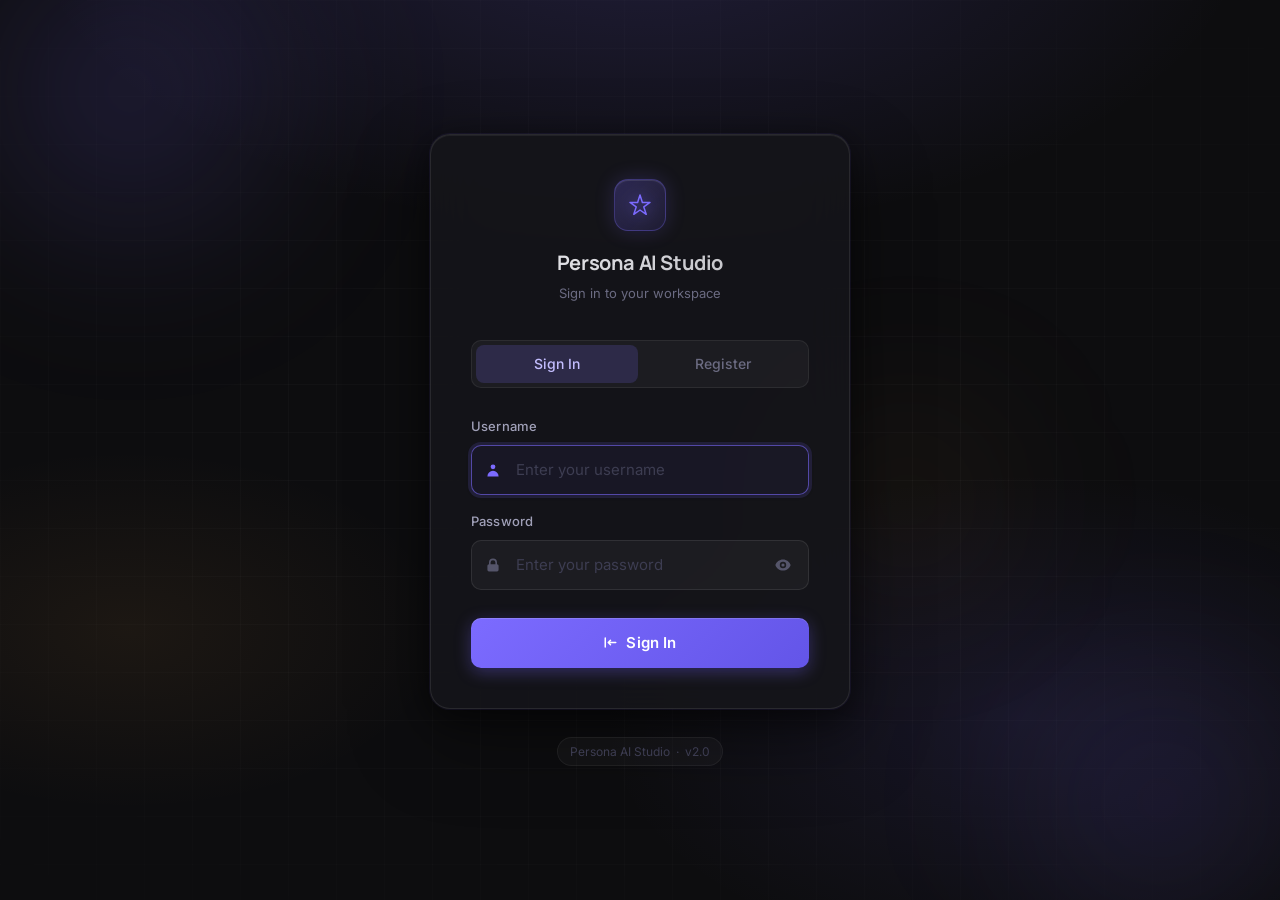
<file: frontend/login.html>
<!DOCTYPE html>
<html lang="en">
<head>
  <meta charset="UTF-8" />
  <meta name="viewport" content="width=device-width, initial-scale=1.0" />
  <title>Sign In — Persona AI Studio</title>
  <link rel="preconnect" href="https://fonts.googleapis.com" />
  <link rel="preconnect" href="https://fonts.gstatic.com" crossorigin />
  <link href="https://fonts.googleapis.com/css2?family=Inter:wght@400;500;600;700&family=Manrope:wght@600;700;800&display=swap" rel="stylesheet" />
  <style>
    /* ── Reset & base ── */
    *, *::before, *::after { box-sizing: border-box; margin: 0; padding: 0; }
    html { scroll-behavior: smooth; }
    body {
      font-family: 'Inter', system-ui, -apple-system, sans-serif;
      font-size: 1rem;
      line-height: 1.6;
      color: #f0f0f5;
      background: #0d0d0f;
      -webkit-font-smoothing: antialiased;
      min-height: 100vh;
      overflow: hidden;
    }
    input, button { font: inherit; }
    :focus-visible { outline: 2px solid #7c6bff; outline-offset: 2px; }
    @media (prefers-reduced-motion: reduce) {
      *, *::before, *::after {
        animation-duration: 0.01ms !important;
        transition-duration: 0.01ms !important;
      }
    }

    /* ── Background scene ── */
    .bg-scene {
      position: fixed;
      inset: 0;
      z-index: 0;
      background: radial-gradient(ellipse 80% 60% at 50% -10%, rgba(124,107,255,0.18) 0%, transparent 60%),
                  radial-gradient(ellipse 60% 50% at 80% 80%, rgba(124,107,255,0.10) 0%, transparent 55%),
                  radial-gradient(ellipse 50% 40% at 10% 70%, rgba(232,160,69,0.07) 0%, transparent 50%),
                  #0d0d0f;
    }

    /* Animated orbs */
    .bg-orb {
      position: absolute;
      border-radius: 50%;
      filter: blur(80px);
      animation: orb-drift 12s ease-in-out infinite alternate;
      pointer-events: none;
    }
    .bg-orb--1 {
      width: 420px; height: 420px;
      top: -120px; left: -80px;
      background: radial-gradient(circle, rgba(124,107,255,0.22) 0%, transparent 70%);
      animation-duration: 14s;
    }
    .bg-orb--2 {
      width: 360px; height: 360px;
      bottom: -80px; right: -60px;
      background: radial-gradient(circle, rgba(124,107,255,0.15) 0%, transparent 70%);
      animation-duration: 18s;
      animation-direction: alternate-reverse;
    }
    .bg-orb--3 {
      width: 280px; height: 280px;
      top: 40%; left: 60%;
      background: radial-gradient(circle, rgba(232,160,69,0.10) 0%, transparent 70%);
      animation-duration: 22s;
    }
    @keyframes orb-drift {
      from { transform: translate(0, 0) scale(1); }
      to   { transform: translate(30px, 20px) scale(1.08); }
    }

    /* Subtle grid overlay */
    .bg-grid {
      position: absolute;
      inset: 0;
      background-image:
        linear-gradient(rgba(255,255,255,0.025) 1px, transparent 1px),
        linear-gradient(90deg, rgba(255,255,255,0.025) 1px, transparent 1px);
      background-size: 48px 48px;
      mask-image: radial-gradient(ellipse 80% 80% at 50% 50%, black 30%, transparent 100%);
    }

    /* ── Page layout ── */
    .page-wrap {
      position: relative;
      z-index: 1;
      min-height: 100vh;
      display: flex;
      flex-direction: column;
      align-items: center;
      justify-content: center;
      padding: 1.5rem;
    }

    /* ── Login card ── */
    .login-card {
      width: 100%;
      max-width: 420px;
      background: rgba(22, 22, 26, 0.85);
      backdrop-filter: blur(24px);
      -webkit-backdrop-filter: blur(24px);
      border: 1px solid rgba(255,255,255,0.09);
      border-radius: 20px;
      padding: 2.75rem 2.5rem 2.5rem;
      box-shadow:
        0 0 0 1px rgba(124,107,255,0.08),
        0 8px 32px rgba(0,0,0,0.5),
        0 32px 80px rgba(0,0,0,0.35),
        inset 0 1px 0 rgba(255,255,255,0.06);

      /* Entrance animation */
      animation: card-enter 0.5s cubic-bezier(0.22, 1, 0.36, 1) both;
    }
    @keyframes card-enter {
      from { opacity: 0; transform: translateY(24px) scale(0.97); }
      to   { opacity: 1; transform: translateY(0) scale(1); }
    }

    /* Shake on error */
    .login-card--shake {
      animation: card-shake 0.45s cubic-bezier(0.36, 0.07, 0.19, 0.97) both;
    }
    @keyframes card-shake {
      10%, 90%  { transform: translateX(-3px); }
      20%, 80%  { transform: translateX(4px); }
      30%, 70%  { transform: translateX(-4px); }
      40%, 60%  { transform: translateX(3px); }
      50%       { transform: translateX(-2px); }
    }

    /* ── Logo section ── */
    .login-logo {
      text-align: center;
      margin-bottom: 2.25rem;
      animation: fade-up 0.5s 0.1s cubic-bezier(0.22, 1, 0.36, 1) both;
    }
    @keyframes fade-up {
      from { opacity: 0; transform: translateY(12px); }
      to   { opacity: 1; transform: translateY(0); }
    }

    .logo-icon-wrap {
      display: inline-flex;
      align-items: center;
      justify-content: center;
      width: 52px;
      height: 52px;
      border-radius: 14px;
      background: linear-gradient(135deg, rgba(124,107,255,0.25) 0%, rgba(124,107,255,0.12) 100%);
      border: 1px solid rgba(124,107,255,0.3);
      box-shadow: 0 0 20px rgba(124,107,255,0.2), inset 0 1px 0 rgba(255,255,255,0.1);
      margin-bottom: 1rem;
      position: relative;
    }
    .logo-icon-wrap::after {
      content: '';
      position: absolute;
      inset: -1px;
      border-radius: 15px;
      background: linear-gradient(135deg, rgba(124,107,255,0.4), transparent 60%);
      opacity: 0;
      transition: opacity 0.3s ease;
      pointer-events: none;
    }
    .logo-icon-wrap:hover::after { opacity: 1; }

    .logo-icon-wrap svg {
      width: 24px;
      height: 24px;
      color: #7c6bff;
      filter: drop-shadow(0 0 8px rgba(124,107,255,0.6));
    }

    .login-logo__name {
      font-family: 'Manrope', sans-serif;
      font-size: 1.25rem;
      font-weight: 700;
      letter-spacing: -0.02em;
      background: linear-gradient(135deg, #f0f0f5 0%, rgba(240,240,245,0.75) 100%);
      -webkit-background-clip: text;
      -webkit-text-fill-color: transparent;
      background-clip: text;
      margin-bottom: 0.25rem;
    }
    .login-logo__sub {
      font-size: 0.8125rem;
      color: #6b6b82;
      font-weight: 400;
    }

    /* ── Tabs ── */
    .auth-tabs {
      display: flex;
      gap: 0.25rem;
      background: rgba(255,255,255,0.04);
      border: 1px solid rgba(255,255,255,0.07);
      border-radius: 10px;
      padding: 0.25rem;
      margin-bottom: 1.75rem;
    }
    .auth-tab {
      flex: 1;
      padding: 0.5rem;
      background: none;
      border: none;
      border-radius: 8px;
      color: #6b6b82;
      font-size: 0.875rem;
      font-weight: 500;
      cursor: pointer;
      transition: background 0.2s ease, color 0.2s ease;
    }
    .auth-tab.active {
      background: rgba(124,107,255,0.18);
      color: #c4beff;
    }
    .auth-tab:hover:not(.active) { background: rgba(255,255,255,0.05); color: #a0a0b8; }

    /* ── Success banner ── */
    .login-success {
      display: none;
      align-items: flex-start;
      gap: 0.625rem;
      background: rgba(52,211,153,0.1);
      border: 1px solid rgba(52,211,153,0.3);
      border-left: 3px solid #34d399;
      border-radius: 10px;
      padding: 0.75rem 1rem;
      font-size: 0.8125rem;
      color: #6ee7b7;
      margin-bottom: 1.25rem;
    }
    .login-success.visible { display: flex; }

    /* ── Error banner ── */
    .login-error {
      display: none;
      align-items: center;
      gap: 0.625rem;
      background: rgba(248, 113, 113, 0.1);
      border: 1px solid rgba(248, 113, 113, 0.3);
      border-left: 3px solid #f87171;
      border-radius: 10px;
      padding: 0.75rem 1rem;
      font-size: 0.8125rem;
      color: #fca5a5;
      margin-bottom: 1.25rem;
      animation: error-enter 0.25s cubic-bezier(0.22, 1, 0.36, 1) both;
    }
    .login-error.visible {
      display: flex;
    }
    @keyframes error-enter {
      from { opacity: 0; transform: translateY(-6px); max-height: 0; }
      to   { opacity: 1; transform: translateY(0); max-height: 80px; }
    }
    .login-error svg { flex-shrink: 0; color: #f87171; }

    /* ── Form ── */
    .login-form {
      animation: fade-up 0.5s 0.2s cubic-bezier(0.22, 1, 0.36, 1) both;
    }

    .field-group {
      margin-bottom: 1rem;
    }

    .field-label {
      display: block;
      font-size: 0.8125rem;
      font-weight: 500;
      color: #a0a0b8;
      margin-bottom: 0.5rem;
      letter-spacing: 0.01em;
    }

    /* Input wrapper with icon */
    .input-wrap {
      position: relative;
      display: flex;
      align-items: center;
    }
    .input-icon {
      position: absolute;
      left: 0.875rem;
      display: flex;
      align-items: center;
      pointer-events: none;
      color: #55556a;
      transition: color 0.2s ease;
      z-index: 1;
    }
    .input-icon svg { width: 16px; height: 16px; }

    .field-input {
      width: 100%;
      background: rgba(255,255,255,0.04);
      border: 1px solid rgba(255,255,255,0.09);
      border-radius: 10px;
      padding: 0.75rem 1rem 0.75rem 2.75rem;
      color: #f0f0f5;
      font-size: 0.9375rem;
      transition:
        border-color 0.2s ease,
        background 0.2s ease,
        box-shadow 0.2s ease;
      -webkit-appearance: none;
    }
    .field-input::placeholder {
      color: #3d3d52;
    }
    .field-input:hover {
      border-color: rgba(255,255,255,0.16);
      background: rgba(255,255,255,0.06);
    }
    .field-input:focus {
      outline: none;
      border-color: rgba(124,107,255,0.6);
      background: rgba(124,107,255,0.06);
      box-shadow:
        0 0 0 3px rgba(124,107,255,0.15),
        0 1px 4px rgba(0,0,0,0.3);
    }
    .field-input:focus + .input-icon,
    .input-wrap:focus-within .input-icon {
      color: #7c6bff;
    }

    /* Password field with toggle */
    .field-input--password {
      padding-right: 3rem;
    }
    .password-toggle {
      position: absolute;
      right: 0.875rem;
      display: flex;
      align-items: center;
      justify-content: center;
      background: none;
      border: none;
      cursor: pointer;
      color: #55556a;
      padding: 0.25rem;
      border-radius: 6px;
      transition: color 0.2s ease, background 0.2s ease;
    }
    .password-toggle:hover { color: #8b8b9e; background: rgba(255,255,255,0.06); }
    .password-toggle:focus-visible { outline: 2px solid #7c6bff; outline-offset: 1px; }
    .password-toggle svg { width: 16px; height: 16px; }

    /* ── Spacer ── */
    .field-group--last { margin-bottom: 1.75rem; }

    /* ── Submit button ── */
    .btn-submit {
      position: relative;
      width: 100%;
      padding: 0.8125rem 1.5rem;
      background: linear-gradient(135deg, #7c6bff 0%, #6355e8 100%);
      border: none;
      border-radius: 10px;
      color: #fff;
      font-size: 0.9375rem;
      font-weight: 600;
      letter-spacing: 0.01em;
      cursor: pointer;
      overflow: hidden;
      transition:
        transform 0.18s cubic-bezier(0.34, 1.56, 0.64, 1),
        box-shadow 0.2s ease,
        opacity 0.2s ease;
      box-shadow:
        0 4px 16px rgba(124,107,255,0.35),
        0 1px 4px rgba(0,0,0,0.3),
        inset 0 1px 0 rgba(255,255,255,0.15);
    }

    /* Shimmer overlay */
    .btn-submit::before {
      content: '';
      position: absolute;
      top: 0; left: -100%;
      width: 60%;
      height: 100%;
      background: linear-gradient(90deg, transparent, rgba(255,255,255,0.15), transparent);
      transition: left 0.5s ease;
      pointer-events: none;
    }
    .btn-submit:hover::before { left: 150%; }

    .btn-submit:hover:not(:disabled) {
      transform: translateY(-1px);
      box-shadow:
        0 6px 24px rgba(124,107,255,0.45),
        0 2px 8px rgba(0,0,0,0.3),
        inset 0 1px 0 rgba(255,255,255,0.15);
    }
    .btn-submit:active:not(:disabled) {
      transform: translateY(0);
      box-shadow:
        0 2px 8px rgba(124,107,255,0.3),
        inset 0 1px 0 rgba(255,255,255,0.1);
    }
    .btn-submit:disabled {
      opacity: 0.65;
      cursor: not-allowed;
    }

    /* Button content states */
    .btn-submit__content {
      display: flex;
      align-items: center;
      justify-content: center;
      gap: 0.5rem;
      transition: opacity 0.15s ease;
    }
    .btn-submit.loading .btn-submit__content {
      opacity: 0;
    }

    /* Spinner */
    .btn-submit__spinner {
      position: absolute;
      inset: 0;
      display: flex;
      align-items: center;
      justify-content: center;
      opacity: 0;
      transition: opacity 0.15s ease;
    }
    .btn-submit.loading .btn-submit__spinner {
      opacity: 1;
    }
    .spinner-ring {
      width: 20px;
      height: 20px;
      border: 2px solid rgba(255,255,255,0.3);
      border-top-color: #fff;
      border-radius: 50%;
      animation: spin 0.7s linear infinite;
    }
    @keyframes spin {
      to { transform: rotate(360deg); }
    }

    /* ── Footer ── */
    .login-footer {
      text-align: center;
      margin-top: 1.75rem;
      font-size: 0.75rem;
      color: #3d3d52;
      animation: fade-up 0.5s 0.3s cubic-bezier(0.22, 1, 0.36, 1) both;
    }
    .login-footer span {
      display: inline-block;
      padding: 0.25rem 0.75rem;
      background: rgba(255,255,255,0.03);
      border: 1px solid rgba(255,255,255,0.05);
      border-radius: 100px;
    }

    /* ── Responsive ── */
    @media (max-width: 480px) {
      .login-card {
        padding: 2rem 1.5rem 1.75rem;
        border-radius: 16px;
        /* On mobile, show as bottom sheet feel */
        box-shadow:
          0 0 0 1px rgba(124,107,255,0.06),
          0 -4px 32px rgba(0,0,0,0.4),
          0 8px 32px rgba(0,0,0,0.5);
      }
      body { overflow: auto; }
      .page-wrap { justify-content: center; }
      .bg-orb--1 { width: 280px; height: 280px; }
      .bg-orb--2 { width: 240px; height: 240px; }
    }

    /* ── Success state ── */
    .login-card--success {
      animation: card-success 0.4s cubic-bezier(0.22, 1, 0.36, 1) both;
    }
    @keyframes card-success {
      to { opacity: 0; transform: scale(0.96) translateY(-8px); }
    }
  </style>
</head>
<body>

<!-- Background -->
<div class="bg-scene" aria-hidden="true">
  <div class="bg-grid"></div>
  <div class="bg-orb bg-orb--1"></div>
  <div class="bg-orb bg-orb--2"></div>
  <div class="bg-orb bg-orb--3"></div>
</div>

<!-- Page -->
<div class="page-wrap">
  <div class="login-card" id="login-card" role="main">

    <!-- Logo -->
    <div class="login-logo">
      <div style="display:flex;justify-content:center;margin-bottom:0">
        <div class="logo-icon-wrap">
          <svg viewBox="0 0 24 24" fill="none" stroke="currentColor" stroke-width="1.5" stroke-linecap="round" stroke-linejoin="round" aria-hidden="true">
            <path d="M12 2l2.4 7.4H22l-6.2 4.5 2.4 7.4L12 17l-6.2 4.3 2.4-7.4L2 9.4h7.6L12 2z"/>
          </svg>
        </div>
      </div>
      <div class="login-logo__name">Persona AI Studio</div>
      <div class="login-logo__sub" id="card-subtitle">Sign in to your workspace</div>
    </div>

    <!-- Tabs -->
    <div class="auth-tabs">
      <button class="auth-tab active" id="tab-login" onclick="switchTab('login')">Sign In</button>
      <button class="auth-tab" id="tab-register" onclick="switchTab('register')">Register</button>
    </div>

    <!-- Error -->
    <div class="login-error" id="login-error" role="alert" aria-live="polite">
      <svg width="15" height="15" viewBox="0 0 20 20" fill="currentColor" aria-hidden="true">
        <path fill-rule="evenodd" d="M18 10a8 8 0 11-16 0 8 8 0 0116 0zm-7 4a1 1 0 11-2 0 1 1 0 012 0zm-1-9a1 1 0 00-1 1v4a1 1 0 102 0V6a1 1 0 00-1-1z" clip-rule="evenodd"/>
      </svg>
      <span id="login-error-text"></span>
    </div>

    <!-- Success (register) -->
    <div class="login-success" id="login-success" role="status">
      <svg width="15" height="15" viewBox="0 0 20 20" fill="currentColor" aria-hidden="true">
        <path fill-rule="evenodd" d="M10 18a8 8 0 100-16 8 8 0 000 16zm3.707-9.293a1 1 0 00-1.414-1.414L9 10.586 7.707 9.293a1 1 0 00-1.414 1.414l2 2a1 1 0 001.414 0l4-4z" clip-rule="evenodd"/>
      </svg>
      <span id="login-success-text"></span>
    </div>

    <!-- LOGIN FORM -->
    <form class="login-form" id="login-form" onsubmit="doLogin(event)" novalidate>

      <div class="field-group">
        <label class="field-label" for="username">Username</label>
        <div class="input-wrap">
          <span class="input-icon" aria-hidden="true">
            <svg viewBox="0 0 20 20" fill="currentColor"><path fill-rule="evenodd" d="M10 9a3 3 0 100-6 3 3 0 000 6zm-7 9a7 7 0 1114 0H3z" clip-rule="evenodd"/></svg>
          </span>
          <input class="field-input" type="text" id="username" name="username"
            placeholder="Enter your username" autocomplete="username"
            autocapitalize="none" spellcheck="false" autofocus required aria-required="true"/>
        </div>
      </div>

      <div class="field-group field-group--last">
        <label class="field-label" for="password">Password</label>
        <div class="input-wrap">
          <span class="input-icon" aria-hidden="true">
            <svg viewBox="0 0 20 20" fill="currentColor"><path fill-rule="evenodd" d="M5 9V7a5 5 0 0110 0v2a2 2 0 012 2v5a2 2 0 01-2 2H5a2 2 0 01-2-2v-5a2 2 0 012-2zm8-2v2H7V7a3 3 0 016 0z" clip-rule="evenodd"/></svg>
          </span>
          <input class="field-input field-input--password" type="password" id="password"
            name="password" placeholder="Enter your password" autocomplete="current-password" required aria-required="true"/>
          <button type="button" class="password-toggle" id="pw-toggle" onclick="togglePassword('password','pw-toggle','eye-show','eye-hide')" aria-label="Show password">
            <svg id="eye-show" viewBox="0 0 20 20" fill="currentColor" aria-hidden="true">
              <path d="M10 12a2 2 0 100-4 2 2 0 000 4z"/>
              <path fill-rule="evenodd" d="M.458 10C1.732 5.943 5.522 3 10 3s8.268 2.943 9.542 7c-1.274 4.057-5.064 7-9.542 7S1.732 14.057.458 10zM14 10a4 4 0 11-8 0 4 4 0 018 0z" clip-rule="evenodd"/>
            </svg>
            <svg id="eye-hide" viewBox="0 0 20 20" fill="currentColor" aria-hidden="true" style="display:none">
              <path fill-rule="evenodd" d="M3.707 2.293a1 1 0 00-1.414 1.414l14 14a1 1 0 001.414-1.414l-1.473-1.473A10.014 10.014 0 0019.542 10C18.268 5.943 14.478 3 10 3a9.958 9.958 0 00-4.512 1.074l-1.78-1.781zm4.261 4.26l1.514 1.515a2.003 2.003 0 012.45 2.45l1.514 1.514a4 4 0 00-5.478-5.478z" clip-rule="evenodd"/>
              <path d="M12.454 16.697L9.75 13.992a4 4 0 01-3.742-3.741L2.335 6.578A9.98 9.98 0 00.458 10c1.274 4.057 5.064 7 9.542 7 .847 0 1.669-.105 2.454-.303z"/>
            </svg>
          </button>
        </div>
      </div>

      <button class="btn-submit" type="submit" id="login-btn" aria-live="polite">
        <span class="btn-submit__content">
          <svg width="15" height="15" viewBox="0 0 20 20" fill="currentColor" aria-hidden="true">
            <path fill-rule="evenodd" d="M3 3a1 1 0 011 1v12a1 1 0 11-2 0V4a1 1 0 011-1zm7.707 3.293a1 1 0 010 1.414L9.414 9H17a1 1 0 110 2H9.414l1.293 1.293a1 1 0 01-1.414 1.414l-3-3a1 1 0 010-1.414l3-3a1 1 0 011.414 0z" clip-rule="evenodd"/>
          </svg>
          Sign In
        </span>
        <span class="btn-submit__spinner" aria-hidden="true"><div class="spinner-ring"></div></span>
      </button>
    </form>

    <!-- REGISTER FORM -->
    <form class="login-form" id="register-form" onsubmit="doRegister(event)" novalidate style="display:none">

      <div class="field-group">
        <label class="field-label" for="reg-username">Username</label>
        <div class="input-wrap">
          <span class="input-icon" aria-hidden="true">
            <svg viewBox="0 0 20 20" fill="currentColor"><path fill-rule="evenodd" d="M10 9a3 3 0 100-6 3 3 0 000 6zm-7 9a7 7 0 1114 0H3z" clip-rule="evenodd"/></svg>
          </span>
          <input class="field-input" type="text" id="reg-username" placeholder="Choose a username"
            autocapitalize="none" spellcheck="false" required aria-required="true"/>
        </div>
      </div>

      <div class="field-group">
        <label class="field-label" for="reg-email">Email</label>
        <div class="input-wrap">
          <span class="input-icon" aria-hidden="true">
            <svg viewBox="0 0 20 20" fill="currentColor"><path d="M2.003 5.884L10 9.882l7.997-3.998A2 2 0 0016 4H4a2 2 0 00-1.997 1.884z"/><path d="M18 8.118l-8 4-8-4V14a2 2 0 002 2h12a2 2 0 002-2V8.118z"/></svg>
          </span>
          <input class="field-input" type="email" id="reg-email" placeholder="Your email address"
            autocomplete="email" required aria-required="true"/>
        </div>
      </div>

      <div class="field-group field-group--last">
        <label class="field-label" for="reg-password">Password</label>
        <div class="input-wrap">
          <span class="input-icon" aria-hidden="true">
            <svg viewBox="0 0 20 20" fill="currentColor"><path fill-rule="evenodd" d="M5 9V7a5 5 0 0110 0v2a2 2 0 012 2v5a2 2 0 01-2 2H5a2 2 0 01-2-2v-5a2 2 0 012-2zm8-2v2H7V7a3 3 0 016 0z" clip-rule="evenodd"/></svg>
          </span>
          <input class="field-input field-input--password" type="password" id="reg-password"
            placeholder="Min. 6 characters" autocomplete="new-password" required aria-required="true"/>
          <button type="button" class="password-toggle" onclick="togglePassword('reg-password','reg-pw-toggle','reg-eye-show','reg-eye-hide')" id="reg-pw-toggle" aria-label="Show password">
            <svg id="reg-eye-show" viewBox="0 0 20 20" fill="currentColor" aria-hidden="true">
              <path d="M10 12a2 2 0 100-4 2 2 0 000 4z"/>
              <path fill-rule="evenodd" d="M.458 10C1.732 5.943 5.522 3 10 3s8.268 2.943 9.542 7c-1.274 4.057-5.064 7-9.542 7S1.732 14.057.458 10zM14 10a4 4 0 11-8 0 4 4 0 018 0z" clip-rule="evenodd"/>
            </svg>
            <svg id="reg-eye-hide" viewBox="0 0 20 20" fill="currentColor" aria-hidden="true" style="display:none">
              <path fill-rule="evenodd" d="M3.707 2.293a1 1 0 00-1.414 1.414l14 14a1 1 0 001.414-1.414l-1.473-1.473A10.014 10.014 0 0019.542 10C18.268 5.943 14.478 3 10 3a9.958 9.958 0 00-4.512 1.074l-1.78-1.781zm4.261 4.26l1.514 1.515a2.003 2.003 0 012.45 2.45l1.514 1.514a4 4 0 00-5.478-5.478z" clip-rule="evenodd"/>
              <path d="M12.454 16.697L9.75 13.992a4 4 0 01-3.742-3.741L2.335 6.578A9.98 9.98 0 00.458 10c1.274 4.057 5.064 7 9.542 7 .847 0 1.669-.105 2.454-.303z"/>
            </svg>
          </button>
        </div>
      </div>

      <button class="btn-submit" type="submit" id="register-btn" aria-live="polite">
        <span class="btn-submit__content">Create Account</span>
        <span class="btn-submit__spinner" aria-hidden="true"><div class="spinner-ring"></div></span>
      </button>
    </form>

  </div>

  <!-- Footer -->
  <div class="login-footer" aria-label="Version">
    <span>Persona AI Studio &nbsp;·&nbsp; v2.0</span>
  </div>
</div>

<script>
if (localStorage.getItem('persona_token')) {
  window.location.href = '/index.html';
}

// ── Tab switching ──
function switchTab(tab) {
  const isLogin = tab === 'login';
  document.getElementById('login-form').style.display    = isLogin ? '' : 'none';
  document.getElementById('register-form').style.display = isLogin ? 'none' : '';
  document.getElementById('tab-login').classList.toggle('active', isLogin);
  document.getElementById('tab-register').classList.toggle('active', !isLogin);
  document.getElementById('card-subtitle').textContent = isLogin ? 'Sign in to your workspace' : 'Create a new account';
  hideError();
  hideSuccess();
  if (isLogin) document.getElementById('username').focus();
  else document.getElementById('reg-username').focus();
}

// ── Password toggle ──
function togglePassword(inputId, btnId, showId, hideId) {
  const input = document.getElementById(inputId);
  const show  = document.getElementById(showId);
  const hide  = document.getElementById(hideId);
  const btn   = document.getElementById(btnId);
  const isHidden = input.type === 'password';
  input.type = isHidden ? 'text' : 'password';
  show.style.display = isHidden ? 'none' : '';
  hide.style.display = isHidden ? '' : 'none';
  btn.setAttribute('aria-label', isHidden ? 'Hide password' : 'Show password');
}

// ── Alerts ──
function showError(msg) {
  const el   = document.getElementById('login-error');
  const card = document.getElementById('login-card');
  document.getElementById('login-error-text').textContent = msg;
  el.classList.add('visible');
  card.classList.remove('login-card--shake');
  void card.offsetWidth;
  card.classList.add('login-card--shake');
  setTimeout(() => card.classList.remove('login-card--shake'), 500);
}
function hideError()   { document.getElementById('login-error').classList.remove('visible'); }
function showSuccess(msg) {
  document.getElementById('login-success-text').textContent = msg;
  document.getElementById('login-success').classList.add('visible');
}
function hideSuccess() { document.getElementById('login-success').classList.remove('visible'); }

function setLoading(btnId, on) {
  const btn = document.getElementById(btnId);
  btn.disabled = on;
  btn.classList.toggle('loading', on);
}

// ── Login ──
async function doLogin(e) {
  e.preventDefault();
  const username = document.getElementById('username').value.trim();
  const password = document.getElementById('password').value;
  hideError(); hideSuccess();
  if (!username) { showError('Please enter your username.'); return; }
  if (!password) { showError('Please enter your password.'); return; }
  setLoading('login-btn', true);
  try {
    const res = await fetch('/api/auth/login', {
      method: 'POST',
      headers: { 'Content-Type': 'application/json' },
      body: JSON.stringify({ username, password }),
    });
    if (!res.ok) {
      const err = await res.json().catch(() => ({}));
      throw new Error(err.detail || 'Invalid username or password.');
    }
    const data = await res.json();
    localStorage.setItem('persona_token', data.token);
    localStorage.setItem('persona_username', data.username);
    const card = document.getElementById('login-card');
    card.classList.add('login-card--success');
    setTimeout(() => { window.location.href = '/index.html'; }, 350);
  } catch (err) {
    setLoading('login-btn', false);
    showError(err.message);
    if (!document.getElementById('username').value.trim()) {
      document.getElementById('username').focus();
    } else {
      const p = document.getElementById('password');
      p.focus(); p.select();
    }
  }
}

// ── Register ──
async function doRegister(e) {
  e.preventDefault();
  const username = document.getElementById('reg-username').value.trim();
  const email    = document.getElementById('reg-email').value.trim();
  const password = document.getElementById('reg-password').value;
  hideError(); hideSuccess();
  if (!username) { showError('Please enter a username.'); return; }
  if (username.length < 3) { showError('Username must be at least 3 characters.'); return; }
  if (!email)    { showError('Please enter your email.'); return; }
  if (!password) { showError('Please enter a password.'); return; }
  if (password.length < 6) { showError('Password must be at least 6 characters.'); return; }
  setLoading('register-btn', true);
  try {
    const res = await fetch('/api/auth/register', {
      method: 'POST',
      headers: { 'Content-Type': 'application/json' },
      body: JSON.stringify({ username, email, password }),
    });
    if (!res.ok) {
      const err = await res.json().catch(() => ({}));
      throw new Error(err.detail || 'Registration failed.');
    }
    document.getElementById('register-form').reset();
    showSuccess('Account created! Your account is pending approval by the administrator. You will be able to log in once approved.');
  } catch (err) {
    showError(err.message);
  } finally {
    setLoading('register-btn', false);
  }
}
</script>
</body>
</html>
</file>
